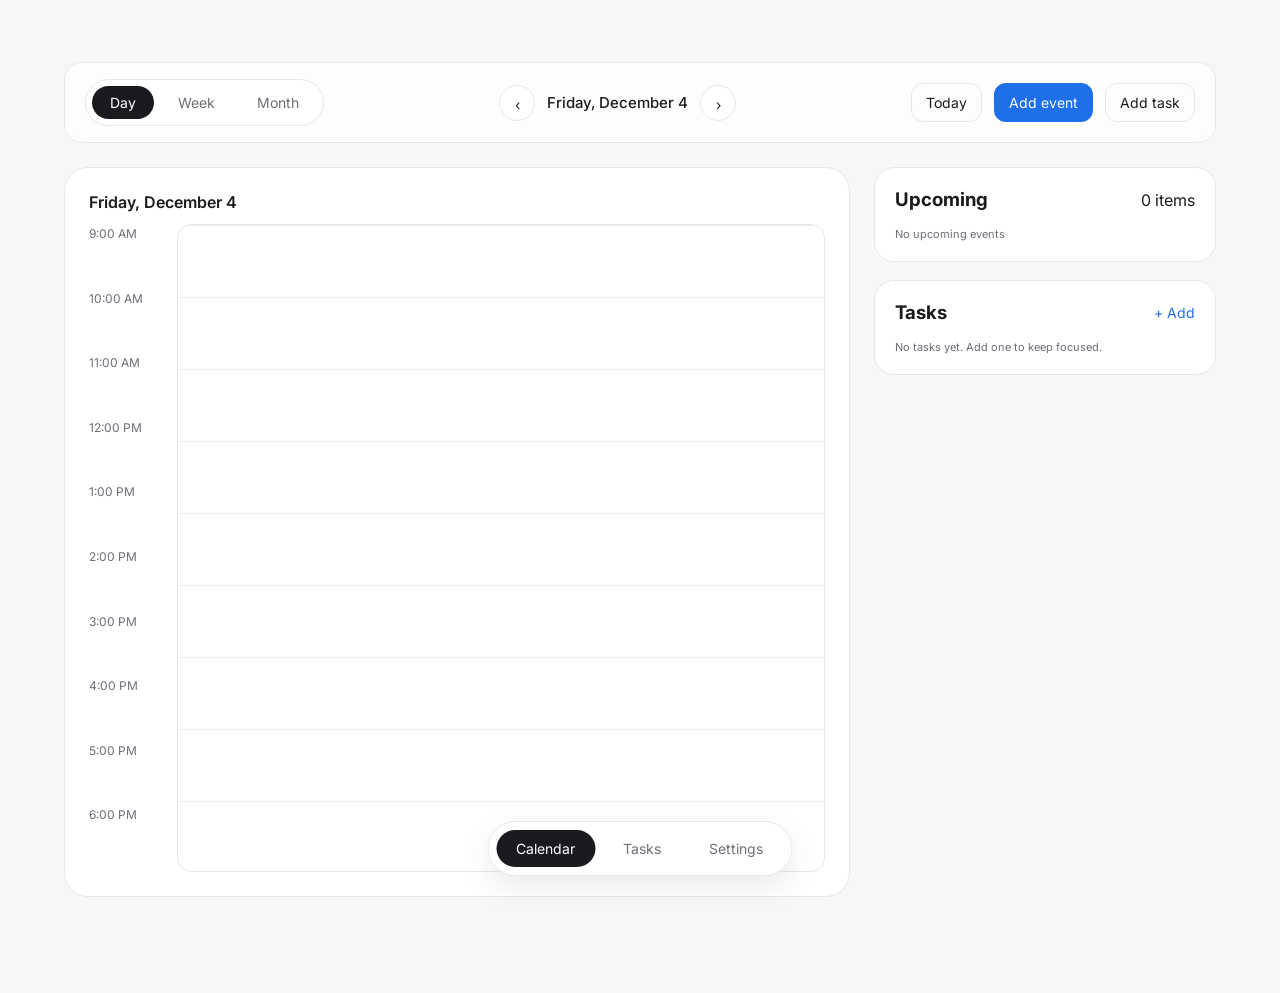
<file: index.html>
<!doctype html>
<html lang="en">
  <head>
    <meta charset="UTF-8" />
    <meta name="viewport" content="width=device-width, initial-scale=1" />
    <title>Calender</title>
    <link rel="stylesheet" href="styles.css" />
    <link rel="preconnect" href="https://fonts.googleapis.com" />
    <link rel="preconnect" href="https://fonts.gstatic.com" crossorigin />
    <link
      href="https://fonts.googleapis.com/css2?family=Inter:wght@300;400;500;600&display=swap"
      rel="stylesheet"
    />
  </head>
  <body>
    <div class="app">
      <header class="top-bar">
        <div>
          <p class="eyebrow"></p>
          <h1></h1>
        </div>
      </header>

      <section class="toolbar">
        <div class="toolbar-group">
          <div class="segmented" role="tablist">
            <button class="segment active" data-view="day">Day</button>
            <button class="segment" data-view="week">Week</button>
            <button class="segment" data-view="month">Month</button>
          </div>
        </div>
        <div class="toolbar-group center">
          <div class="date-controls">
            <button class="icon" id="prevBtn" aria-label="Previous">
              ‹
            </button>
            <div class="current-range" id="rangeLabel"></div>
            <button class="icon" id="nextBtn" aria-label="Next">›</button>
          </div>
        </div>
        <div class="toolbar-group right">
          <button class="ghost" id="todayBtn">Today</button>
          <button class="primary" id="addEventBtn">Add event</button>
          <button class="ghost" id="addTaskBtn">Add task</button>
        </div>
      </section>

      <main class="content">
        <section class="calendar" id="calendarView"></section>
        <aside class="sidebar">
          <div class="sidebar-card">
            <div class="sidebar-header">
              <h3>Upcoming</h3>
              <span id="upcomingCount"></span>
            </div>
            <div class="list" id="upcomingList"></div>
          </div>
          <div class="sidebar-card">
            <div class="sidebar-header">
              <h3>Tasks</h3>
              <button class="text" id="quickAddTask">+ Add</button>
            </div>
            <div class="list" id="taskList"></div>
          </div>
        </aside>
      </main>

      <div class="panel hidden" id="tasksPanel">
        <div class="panel-header">
          <h2>Tasks</h2>
          <button class="primary" id="panelAddTask">Add task</button>
        </div>
        <div class="panel-body">
          <div class="panel-list" id="panelTaskList"></div>
        </div>
      </div>

      <div class="panel hidden" id="settingsPanel">
        <div class="panel-header">
          <h2>Settings</h2>
        </div>
        <div class="panel-body">
          <div class="setting">
            <div>
              <h4>Default view</h4>
              <p>Choose the calendar view you open with.</p>
            </div>
            <select id="defaultView">
              <option value="day">Day</option>
              <option value="week">Week</option>
              <option value="month">Month</option>
            </select>
          </div>
          <div class="setting">
            <div>
              <h4>Working hours</h4>
              <p>Set your focus hours for event highlights.</p>
            </div>
            <input type="text" id="workingHours" value="9:00 - 18:00" />
          </div>
          <div class="setting">
            <div>
              <h4>Show recurring events</h4>
              <p>Keep repeating events visible in all views.</p>
            </div>
            <label class="switch">
              <input type="checkbox" id="showRecurring" checked />
              <span class="slider"></span>
            </label>
          </div>
        </div>
      </div>

      <nav class="bottom-nav">
        <button class="nav-item active" data-tab="calendar">Calendar</button>
        <button class="nav-item" data-tab="tasks">Tasks</button>
        <button class="nav-item" data-tab="settings">Settings</button>
      </nav>
    </div>

    <div class="modal hidden" id="eventModal" role="dialog" aria-modal="true">
      <div class="modal-card">
        <div class="modal-header">
          <h2 id="eventModalTitle">New event</h2>
          <button class="icon" data-close>✕</button>
        </div>
        <form id="eventForm">
          <label>
            Title
            <input type="text" name="title" placeholder="Event title" required />
          </label>
          <div class="grid">
            <label>
              Date
              <input type="date" name="date" required />
            </label>
            <label>
              Start
              <input type="time" name="start" required />
            </label>
          </div>
          <div class="grid">
            <label>
              Duration (mins)
              <input type="number" name="duration" min="15" step="15" value="60" />
            </label>
            <label>
              Priority
              <select name="priority">
                <option value="low">Low</option>
                <option value="medium" selected>Medium</option>
                <option value="high">High</option>
              </select>
            </label>
          </div>
          <label>
            Recurring
            <select name="recurring">
              <option value="none">None</option>
              <option value="daily">Daily</option>
              <option value="weekly">Weekly</option>
              <option value="monthly">Monthly</option>
            </select>
          </label>
          <label>
            Notes
            <textarea name="notes" rows="3" placeholder="Optional notes"></textarea>
          </label>
          <div class="modal-actions">
            <button class="ghost danger hidden" type="button" id="eventDeleteBtn">
              Delete event
            </button>
            <button class="primary" type="submit" id="eventSubmitBtn">Save event</button>
          </div>
        </form>
      </div>
    </div>

    <div class="modal hidden" id="taskModal" role="dialog" aria-modal="true">
      <div class="modal-card">
        <div class="modal-header">
          <h2 id="taskModalTitle">New task</h2>
          <button class="icon" data-close>✕</button>
        </div>
        <form id="taskForm">
          <label>
            Task name
            <input type="text" name="title" placeholder="Task title" required />
          </label>
          <div class="grid">
            <label>
              Due date
              <input type="date" name="date" required />
            </label>
            <label>
              Priority
              <select name="priority">
                <option value="low">Low</option>
                <option value="medium" selected>Medium</option>
                <option value="high">High</option>
              </select>
            </label>
          </div>
          <label>
            Recurring
            <select name="recurring">
              <option value="none">None</option>
              <option value="daily">Daily</option>
              <option value="weekly">Weekly</option>
              <option value="monthly">Monthly</option>
            </select>
          </label>
          <label>
            Notes
            <textarea name="notes" rows="3" placeholder="Optional notes"></textarea>
          </label>
          <div class="modal-actions">
            <button class="ghost danger hidden" type="button" id="taskDeleteBtn">
              Delete task
            </button>
            <button class="primary" type="submit" id="taskSubmitBtn">Save task</button>
          </div>
        </form>
      </div>
    </div>

    <script src="app.js"></script>
  </body>
</html>
</file>
<file: styles.css>
:root {
  color-scheme: light;
  --bg: #f7f7f8;
  --panel: #ffffff;
  --text: #1b1b1f;
  --muted: #6b6f76;
  --line: #e6e7eb;
  --accent: #202124;
  --primary: #1f6feb;
  --low: #42b883;
  --medium: #f4b740;
  --high: #ef5b5b;
}

* {
  box-sizing: border-box;
  margin: 0;
  padding: 0;
  font-family: "Inter", system-ui, sans-serif;
}

body {
  background: var(--bg);
  color: var(--text);
  min-height: 100vh;
}

.app {
  max-width: 1200px;
  margin: 0 auto;
  padding: 32px 24px 96px;
  display: flex;
  flex-direction: column;
  gap: 24px;
}

.top-bar {
  display: flex;
  justify-content: space-between;
  align-items: center;
  gap: 24px;
}

.eyebrow {
  font-size: 12px;
  color: var(--muted);
  text-transform: uppercase;
  letter-spacing: 0.12em;
}

h1 {
  font-size: 28px;
  font-weight: 600;
  margin-top: 6px;
}

button,
select,
input,
textarea {
  border-radius: 12px;
  border: 1px solid var(--line);
  padding: 10px 14px;
  background: var(--panel);
  color: var(--text);
  font-size: 14px;
}

button {
  cursor: pointer;
}

button.primary {
  background: var(--primary);
  color: #fff;
  border-color: transparent;
}

button.ghost {
  background: transparent;
  border-color: var(--line);
}

button.ghost.danger {
  color: var(--high);
  border-color: rgba(239, 91, 91, 0.5);
}

button.ghost.danger {
  color: var(--high);
  border-color: rgba(239, 91, 91, 0.5);
}

button.text {
  background: none;
  border: none;
  color: var(--primary);
  padding: 0;
}

button.icon {
  width: 36px;
  height: 36px;
  border-radius: 999px;
  border: 1px solid var(--line);
  background: var(--panel);
}

.toolbar {
  display: flex;
  justify-content: space-between;
  align-items: center;
  gap: 16px;
  flex-wrap: wrap;
  padding: 16px 20px;
  border-radius: 18px;
  background: rgba(255, 255, 255, 0.7);
  border: 1px solid var(--line);
  backdrop-filter: blur(6px);
}

.toolbar-group {
  display: flex;
  align-items: center;
  gap: 12px;
  flex-wrap: wrap;
}

.toolbar-group.center {
  flex: 1;
  justify-content: center;
  min-width: 220px;
}

.toolbar-group.right {
  justify-content: flex-end;
}

.segmented {
  background: var(--panel);
  padding: 6px;
  border-radius: 999px;
  border: 1px solid var(--line);
  display: flex;
  gap: 6px;
}

.segment {
  border: none;
  background: transparent;
  padding: 8px 18px;
  border-radius: 999px;
  color: var(--muted);
}

.segment.active {
  background: var(--text);
  color: #fff;
}

.date-controls {
  display: flex;
  align-items: center;
  gap: 12px;
}

.current-range {
  font-weight: 500;
  font-size: 15px;
}

.content {
  display: grid;
  grid-template-columns: minmax(0, 2.3fr) minmax(0, 1fr);
  gap: 24px;
}

.calendar {
  background: var(--panel);
  border-radius: 24px;
  padding: 24px;
  border: 1px solid var(--line);
  min-height: 520px;
  overflow: hidden;
}

.calendar-grid {
  display: grid;
  gap: 12px;
}

.calendar-grid.month {
  grid-template-columns: repeat(7, 1fr);
}

.calendar-grid.week {
  grid-template-columns: repeat(7, minmax(0, 1fr));
}

.calendar-grid.day {
  grid-template-columns: 1fr;
}

.timeline-view {
  display: flex;
  flex-direction: column;
  gap: 12px;
}

.timeline-header {
  font-weight: 600;
}

.timeline-header.week-header {
  display: grid;
  grid-template-columns: 80px 1fr;
  gap: 8px;
  align-items: center;
  font-size: 13px;
  color: var(--muted);
}

.time-spacer {
  width: 80px;
}

.week-header-scroll {
  overflow-x: visible;
}

.week-header-grid {
  display: grid;
  grid-template-columns: repeat(7, minmax(0, 1fr));
  gap: 8px;
  min-width: 0;
}

.week-day-label {
  text-align: center;
  white-space: nowrap;
  overflow: hidden;
  text-overflow: ellipsis;
}

.timeline-body {
  display: grid;
  grid-template-columns: 80px 1fr;
  gap: 8px;
  min-width: 0;
}

.time-labels {
  display: flex;
  flex-direction: column;
  align-items: flex-start;
  font-size: 12px;
  color: var(--muted);
  padding-top: 2px;
}

.time-label {
  display: flex;
  align-items: flex-start;
  height: 60px;
}

.week-columns {
  display: grid;
  grid-template-columns: repeat(7, minmax(0, 1fr));
  gap: 8px;
  min-width: 0;
  overflow-x: visible;
  padding-bottom: 8px;
}

.day-column {
  position: relative;
  border: 1px solid var(--line);
  border-radius: 14px;
  background: var(--panel);
  min-width: 0;
  overflow: hidden;
  background-image: linear-gradient(
    to bottom,
    rgba(27, 27, 31, 0.08) 1px,
    transparent 1px
  );
  background-size: 100% var(--hour-height);
}

.day-column-inner {
  position: relative;
  height: 100%;
}

.timeline-event {
  position: absolute;
  padding: 6px 8px;
  border-radius: 10px;
  background: #f1f4ff;
  border: 1px solid #dbe4ff;
  font-size: 12px;
  display: flex;
  flex-direction: column;
  gap: 4px;
  max-width: 100%;
  overflow: hidden;
}

.timeline-event strong,
.timeline-event .event-meta {
  white-space: nowrap;
  overflow: hidden;
  text-overflow: ellipsis;
}

.day-label {
  font-size: 12px;
  text-transform: uppercase;
  letter-spacing: 0.1em;
  color: var(--muted);
}

.day-cell {
  padding: 12px;
  border-radius: 16px;
  border: 1px solid var(--line);
  display: flex;
  flex-direction: column;
  gap: 8px;
  min-height: 110px;
}

.day-cell.today {
  border-color: var(--primary);
  box-shadow: 0 0 0 1px rgba(31, 111, 235, 0.2);
}

.day-number {
  font-weight: 600;
}

.event-chip {
  font-size: 12px;
  background: #f1f4ff;
  padding: 6px 8px;
  border-radius: 10px;
  border: 1px solid #dbe4ff;
  display: flex;
  justify-content: space-between;
  gap: 8px;
  max-width: 100%;
  overflow: hidden;
}

.event-chip .event-info {
  min-width: 0;
}

.event-chip strong {
  display: block;
  white-space: nowrap;
  overflow: hidden;
  text-overflow: ellipsis;
}

.item-actions {
  display: flex;
  align-items: flex-start;
  gap: 6px;
}

.icon-button {
  border-radius: 999px;
  border: 1px solid var(--line);
  background: transparent;
  color: var(--muted);
  width: 24px;
  height: 24px;
  padding: 0;
  display: inline-flex;
  align-items: center;
  justify-content: center;
  font-size: 12px;
}

.icon-button.danger {
  color: var(--high);
  border-color: rgba(239, 91, 91, 0.4);
  background: rgba(239, 91, 91, 0.08);
}

.event-meta {
  font-size: 11px;
  color: var(--muted);
}

.priority {
  font-size: 11px;
  font-weight: 600;
  padding: 2px 8px;
  border-radius: 999px;
  align-self: flex-start;
}

.priority.low {
  color: var(--low);
  background: rgba(66, 184, 131, 0.12);
}

.priority.medium {
  color: var(--medium);
  background: rgba(244, 183, 64, 0.15);
}

.priority.high {
  color: var(--high);
  background: rgba(239, 91, 91, 0.15);
}

.sidebar {
  display: flex;
  flex-direction: column;
  gap: 18px;
}

.sidebar-card {
  background: var(--panel);
  border-radius: 20px;
  padding: 20px;
  border: 1px solid var(--line);
  display: flex;
  flex-direction: column;
  gap: 16px;
}

.sidebar-header {
  display: flex;
  align-items: center;
  justify-content: space-between;
}

.list {
  display: flex;
  flex-direction: column;
  gap: 10px;
}

.list-item {
  padding: 10px 12px;
  border-radius: 14px;
  border: 1px solid var(--line);
  display: flex;
  justify-content: space-between;
  align-items: flex-start;
  gap: 12px;
}

.clickable {
  cursor: pointer;
}

.clickable:focus-visible {
  outline: 2px solid rgba(31, 111, 235, 0.4);
  outline-offset: 2px;
}

.modal-actions {
  display: flex;
  justify-content: space-between;
  gap: 12px;
  flex-wrap: wrap;
}

.list-item span {
  font-size: 12px;
  color: var(--muted);
}

.bottom-nav {
  position: fixed;
  left: 50%;
  transform: translateX(-50%);
  bottom: 24px;
  background: var(--panel);
  border-radius: 999px;
  border: 1px solid var(--line);
  padding: 8px;
  display: flex;
  gap: 8px;
  box-shadow: 0 12px 30px rgba(0, 0, 0, 0.08);
}

.nav-item {
  border: none;
  background: transparent;
  padding: 10px 20px;
  border-radius: 999px;
  color: var(--muted);
}

.nav-item.active {
  background: var(--text);
  color: #fff;
}

.modal {
  position: fixed;
  inset: 0;
  background: rgba(16, 17, 20, 0.5);
  display: grid;
  place-items: center;
  z-index: 10;
}

.modal.hidden {
  display: none;
}

.modal-card {
  background: var(--panel);
  border-radius: 24px;
  padding: 24px;
  width: min(420px, 90vw);
  display: flex;
  flex-direction: column;
  gap: 16px;
}

.modal-header {
  display: flex;
  align-items: center;
  justify-content: space-between;
}

form {
  display: flex;
  flex-direction: column;
  gap: 14px;
}

label {
  display: flex;
  flex-direction: column;
  gap: 8px;
  font-size: 13px;
  color: var(--muted);
}

textarea {
  resize: vertical;
}

.grid {
  display: grid;
  grid-template-columns: repeat(auto-fit, minmax(160px, 1fr));
  gap: 12px;
}

.panel {
  background: var(--panel);
  border-radius: 24px;
  border: 1px solid var(--line);
  padding: 24px;
}

.panel.hidden {
  display: none;
}

.panel-header {
  display: flex;
  align-items: center;
  justify-content: space-between;
  margin-bottom: 16px;
}

.panel-body {
  display: flex;
  flex-direction: column;
  gap: 16px;
}

.panel-list {
  display: grid;
  gap: 12px;
}

.setting {
  display: flex;
  justify-content: space-between;
  gap: 18px;
  padding: 16px;
  border: 1px solid var(--line);
  border-radius: 16px;
  align-items: center;
}

.setting p {
  color: var(--muted);
  font-size: 13px;
}

.switch {
  position: relative;
  display: inline-block;
  width: 44px;
  height: 24px;
}

.switch input {
  opacity: 0;
  width: 0;
  height: 0;
}

.slider {
  position: absolute;
  cursor: pointer;
  top: 0;
  left: 0;
  right: 0;
  bottom: 0;
  background-color: #d1d3d8;
  transition: 0.2s;
  border-radius: 999px;
}

.slider::before {
  position: absolute;
  content: "";
  height: 18px;
  width: 18px;
  left: 3px;
  bottom: 3px;
  background-color: white;
  transition: 0.2s;
  border-radius: 50%;
}

.switch input:checked + .slider {
  background-color: var(--primary);
}

.switch input:checked + .slider::before {
  transform: translateX(20px);
}

@media (max-width: 960px) {
  .content {
    grid-template-columns: 1fr;
  }

  .bottom-nav {
    width: calc(100% - 48px);
    justify-content: space-around;
  }

  .toolbar-group.center {
    order: 3;
    flex-basis: 100%;
    justify-content: center;
  }

  .toolbar-group.right {
    order: 2;
    margin-left: auto;
  }
}

@media (max-width: 720px) {
  .top-bar {
    flex-direction: column;
    align-items: flex-start;
  }

  .toolbar {
    flex-direction: column;
    align-items: stretch;
  }

  .toolbar-group,
  .toolbar-group.right {
    justify-content: flex-start;
  }
}
</file>
